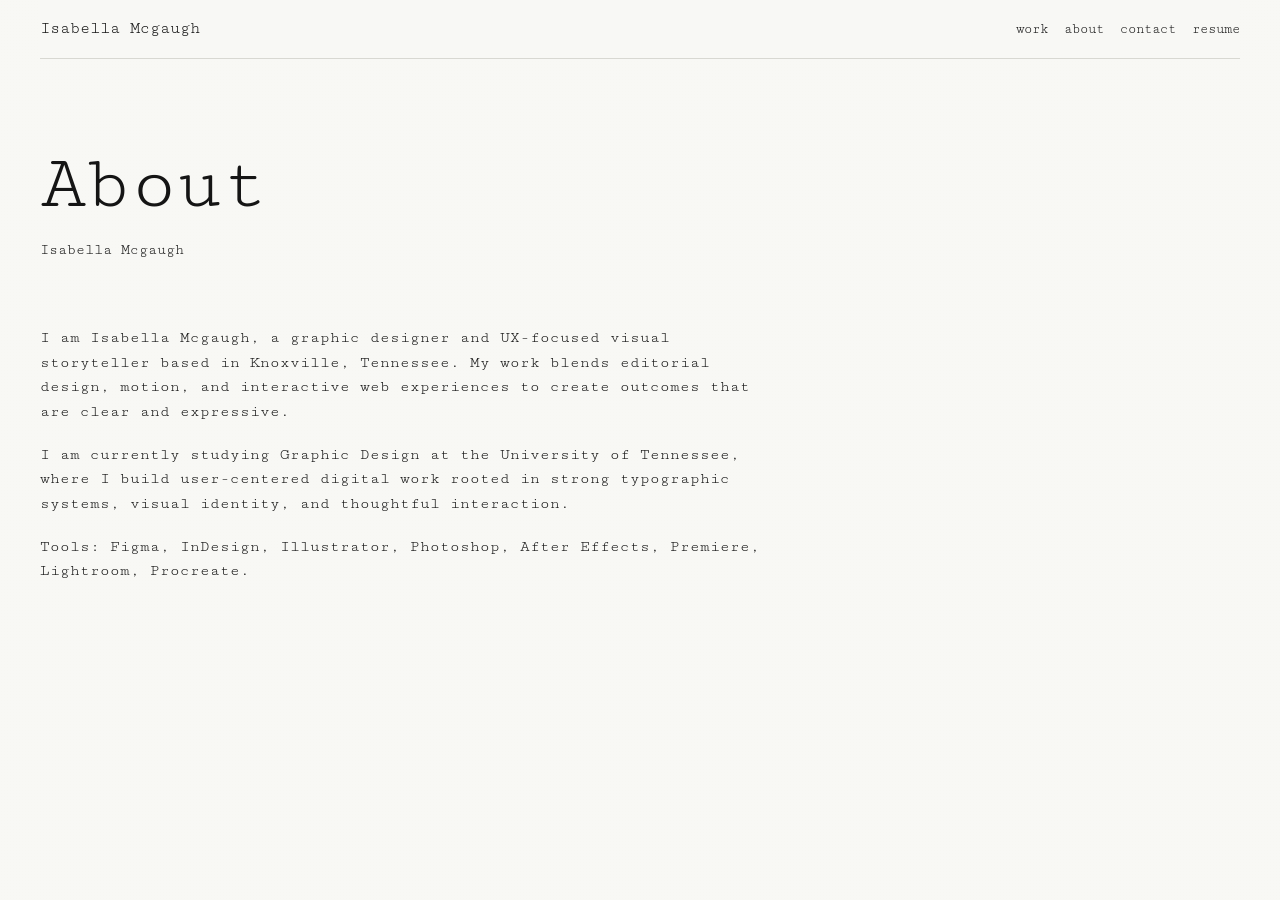
<file: about.html>
<!doctype html>
<html lang="en">
  <head>
    <meta charset="UTF-8" />
    <meta name="viewport" content="width=device-width, initial-scale=1.0" />
    <title>About | Isabella Mcgaugh</title>
    <meta
      name="description"
      content="About Isabella Mcgaugh, graphic designer and UX/UI designer."
    />
    <link rel="preconnect" href="https://fonts.googleapis.com" />
    <link rel="preconnect" href="https://fonts.gstatic.com" crossorigin />
    <link
      href="https://fonts.googleapis.com/css2?family=Cutive+Mono&display=swap"
      rel="stylesheet"
    />
    <link rel="stylesheet" href="./styles.css" />
  </head>
  <body>
    <div class="grain" aria-hidden="true"></div>
    <main class="site">
      <header class="header">
        <a class="site-title" href="./index.html">Isabella Mcgaugh</a>
        <nav class="nav">
          <a href="./index.html#work">Work</a>
          <a href="./about.html">About</a>
          <a href="./index.html#contact">Contact</a>
          <a href="./public/media/resume/isabella-mcgaugh-resume.pdf" target="_blank"
            >Resume</a
          >
        </nav>
      </header>

      <section class="intro">
        <h1 class="name reveal">About</h1>
        <p class="sub reveal">Isabella Mcgaugh</p>
      </section>

      <section class="about-page reveal">
        <p>
          I am Isabella Mcgaugh, a graphic designer and UX-focused visual storyteller
          based in Knoxville, Tennessee. My work blends editorial design, motion,
          and interactive web experiences to create outcomes that are clear and
          expressive.
        </p>
        <p>
          I am currently studying Graphic Design at the University of Tennessee,
          where I build user-centered digital work rooted in strong typographic
          systems, visual identity, and thoughtful interaction.
        </p>
        <p>
          Tools: Figma, InDesign, Illustrator, Photoshop, After Effects, Premiere,
          Lightroom, Procreate.
        </p>
      </section>
    </main>
    <script src="./script.js"></script>
  </body>
</html>
</file>
<file: styles.css>
* {
  box-sizing: border-box;
}

:root {
  --bg: #f8f8f5;
  --fg: #151515;
  --line: #d8d8d2;
  --surface: #ffffff;
}

body.night {
  --bg: #101013;
  --fg: #f2f1ec;
  --line: #303037;
  --surface: #1a1a20;
}

html,
body {
  margin: 0;
  padding: 0;
  background: var(--bg);
  color: var(--fg);
  font-family: "Cutive Mono", monospace;
  line-height: 1.55;
  scroll-behavior: smooth;
  transition: background 0.35s ease, color 0.35s ease;
}

a {
  color: inherit;
  text-decoration: none;
}

.grain {
  position: fixed;
  inset: 0;
  pointer-events: none;
  z-index: 0;
  opacity: 0.16;
  background-image: radial-gradient(#000 0.6px, transparent 0.6px);
  background-size: 3px 3px;
  mix-blend-mode: soft-light;
}

.progress-bar {
  position: fixed;
  top: 0;
  left: 0;
  width: 100%;
  height: 3px;
  z-index: 200;
  background: transparent;
}

.progress-bar span {
  display: block;
  height: 100%;
  width: 0%;
  background: linear-gradient(90deg, #a7bbff, #ffb9c7, #ffe8ac);
  transition: width 0.15s linear;
}

.site {
  width: min(1200px, 94vw);
  margin: 0 auto;
  padding-bottom: 6rem;
  position: relative;
  z-index: 1;
}

.header {
  position: sticky;
  top: 0;
  background: color-mix(in srgb, var(--bg) 92%, transparent);
  backdrop-filter: blur(2px);
  border-bottom: 1px solid var(--line);
  padding: 1rem 0;
  display: flex;
  justify-content: space-between;
  align-items: center;
  z-index: 50;
}

.site-title {
  font-size: 1.05rem;
}

.nav {
  display: flex;
  gap: 1rem;
  align-items: center;
}

.nav a {
  font-size: 0.9rem;
  text-transform: lowercase;
  transition: transform 0.2s ease;
}

.nav a:hover {
  text-decoration: underline;
  text-underline-offset: 0.2em;
}

.mode-toggle {
  border: 1px solid var(--line);
  background: transparent;
  color: var(--fg);
  font-family: inherit;
  font-size: 0.75rem;
  text-transform: uppercase;
  letter-spacing: 0.08em;
  padding: 0.22rem 0.45rem;
  cursor: pointer;
}

.mode-toggle:hover {
  background: var(--surface);
}

.intro {
  padding: 5.5rem 0 4rem;
}

.name {
  margin: 0;
  font-size: clamp(2rem, 6vw, 5.5rem);
  line-height: 1;
  font-weight: 400;
  letter-spacing: -0.02em;
}

.sub {
  margin-top: 0.9rem;
  font-size: 0.95rem;
}

.subtle-tag {
  margin-top: 1.35rem;
  font-size: 0.78rem;
  letter-spacing: 0.08em;
  text-transform: uppercase;
}

.hero-ornament {
  margin-top: 1.8rem;
  display: inline-flex;
  align-items: center;
  gap: 0.55rem;
  font-size: 0.78rem;
}

.hero-ornament span {
  width: 14px;
  height: 14px;
  border: 1px solid var(--line);
  border-radius: 50%;
  animation: pulse 2.8s ease-in-out infinite;
}

.hero-ornament span:last-of-type {
  animation-delay: 0.35s;
}

@keyframes pulse {
  0%,
  100% {
    transform: scale(1);
    opacity: 1;
  }
  50% {
    transform: scale(0.55);
    opacity: 0.45;
  }
}

h2,
h3,
p {
  margin: 0;
  font-weight: 400;
}

h2 {
  font-size: 1.2rem;
  margin-bottom: 1rem;
}

h3 {
  font-size: 1rem;
  margin-bottom: 0.55rem;
}

.about {
  max-width: 72ch;
  padding-bottom: 4rem;
  border-bottom: 1px solid var(--line);
}

.about-page {
  max-width: 72ch;
  display: grid;
  gap: 1.1rem;
  padding-bottom: 3rem;
}

.ticker {
  overflow: hidden;
  border-top: 1px solid var(--line);
  border-bottom: 1px solid var(--line);
  margin-bottom: 2rem;
  background: color-mix(in srgb, var(--surface) 65%, transparent);
}

.ticker-track {
  display: flex;
  width: max-content;
  padding: 0.5rem 0;
  font-size: 0.78rem;
  letter-spacing: 0.06em;
  text-transform: uppercase;
  animation: ticker 22s linear infinite;
}

.ticker-group {
  white-space: nowrap;
  flex: 0 0 auto;
  padding-right: 1.5rem;
}

@keyframes ticker {
  from {
    transform: translateX(0);
  }
  to {
    transform: translateX(-33.3333%);
  }
}

.work {
  padding-top: 2.4rem;
}

.project {
  display: grid;
  grid-template-columns: 300px 1fr;
  gap: 1.6rem;
  padding: 1.8rem 0;
  border-top: 1px solid var(--line);
  transition: transform 0.25s ease;
}

.project:hover {
  transform: translateX(3px);
}

.project-meta p {
  font-size: 0.9rem;
}

.project-number {
  font-size: 0.72rem;
  margin-bottom: 0.8rem;
  letter-spacing: 0.08em;
  text-transform: uppercase;
}

.project-meta a {
  display: inline-block;
  margin-top: 0.8rem;
  font-size: 0.88rem;
  text-decoration: underline;
  text-underline-offset: 0.2em;
}

.tagline {
  margin-top: 0.65rem;
  font-size: 0.72rem;
  letter-spacing: 0.06em;
  text-transform: uppercase;
  opacity: 0.72;
}

.project-media {
  display: grid;
  grid-template-columns: 1fr;
  gap: 0.8rem;
  transition: transform 0.25s ease;
  transform-style: preserve-3d;
}

.project-media.two {
  grid-template-columns: 1fr 1fr;
}

.project-media img,
.project-media video,
.project-media iframe {
  width: 100%;
  border: 0;
  background: transparent;
  transition: transform 0.35s ease, box-shadow 0.35s ease;
}

.loop-video {
  border: 0;
  width: 100%;
  height: auto;
  display: block;
}

.public-utility-video {
  max-width: 430px;
  justify-self: center;
}

.object-poster-preview {
  grid-template-columns: repeat(3, minmax(0, 1fr));
  gap: 0.55rem;
}

.tattoo-spreads-preview {
  grid-template-columns: repeat(3, minmax(0, 1fr));
  gap: 0.55rem;
}

.click-sequence {
  position: relative;
  min-height: 340px;
  cursor: pointer;
  display: block;
}

.click-sequence img {
  position: absolute;
  inset: 0;
  width: 100%;
  height: 100%;
  object-fit: contain;
  opacity: 0;
  transition: opacity 0.3s ease;
}

.click-sequence img.active {
  opacity: 1;
}

.sequence-hint {
  position: absolute;
  right: 0.6rem;
  bottom: 0.6rem;
  margin: 0;
  padding: 0.2rem 0.45rem;
  border: 1px solid var(--line);
  background: color-mix(in srgb, var(--surface) 92%, transparent);
  font-size: 0.66rem;
  text-transform: uppercase;
  letter-spacing: 0.08em;
  z-index: 2;
}

.project-media img,
.project-media video {
  display: block;
  min-height: 260px;
  max-height: 780px;
  object-fit: contain;
}

.project-media iframe {
  min-height: 640px;
}

.project:hover .project-media img,
.project:hover .project-media video,
.project:hover .project-media iframe {
  transform: translateY(-3px);
  box-shadow: none;
}

.footer {
  margin-top: 3rem;
  border-top: 1px solid var(--line);
  padding-top: 1rem;
  display: flex;
  justify-content: space-between;
  font-size: 0.9rem;
}

.footer a {
  text-decoration: underline;
  text-underline-offset: 0.2em;
}

.contact-links {
  display: flex;
  gap: 1rem;
  flex-wrap: wrap;
}

.reveal {
  opacity: 0;
  transform: translateY(12px);
  transition: opacity 0.55s ease, transform 0.55s ease;
}

.reveal.visible {
  opacity: 1;
  transform: translateY(0);
}

.click-pulse {
  position: fixed;
  width: 14px;
  height: 14px;
  border: 2px solid color-mix(in srgb, var(--fg) 45%, transparent);
  border-radius: 999px;
  pointer-events: none;
  z-index: 300;
  transform: translate(-50%, -50%) scale(0.35);
  animation: clickPulse 420ms ease-out forwards;
}

@keyframes clickPulse {
  0% {
    opacity: 0.95;
    transform: translate(-50%, -50%) scale(0.35);
  }
  100% {
    opacity: 0;
    transform: translate(-50%, -50%) scale(3.1);
  }
}

@media (prefers-reduced-motion: reduce) {
  .reveal,
  .ticker-track,
  .hero-ornament span {
    animation: none !important;
    transition: none !important;
  }

  .click-pulse {
    animation: none !important;
  }
}

@media (max-width: 900px) {
  .project {
    grid-template-columns: 1fr;
    gap: 1rem;
  }

  .project-media.two {
    grid-template-columns: 1fr;
  }

  .object-poster-preview {
    grid-template-columns: 1fr;
  }

  .tattoo-spreads-preview {
    grid-template-columns: 1fr;
  }

  .click-sequence {
    min-height: 260px;
  }
}

@media (max-width: 680px) {
  .header {
    flex-direction: column;
    align-items: flex-start;
    gap: 0.5rem;
  }

  .nav {
    flex-wrap: wrap;
    gap: 0.75rem;
  }

  .project-media iframe {
    min-height: 420px;
  }

  .footer {
    flex-direction: column;
    gap: 0.4rem;
  }
}
</file>
